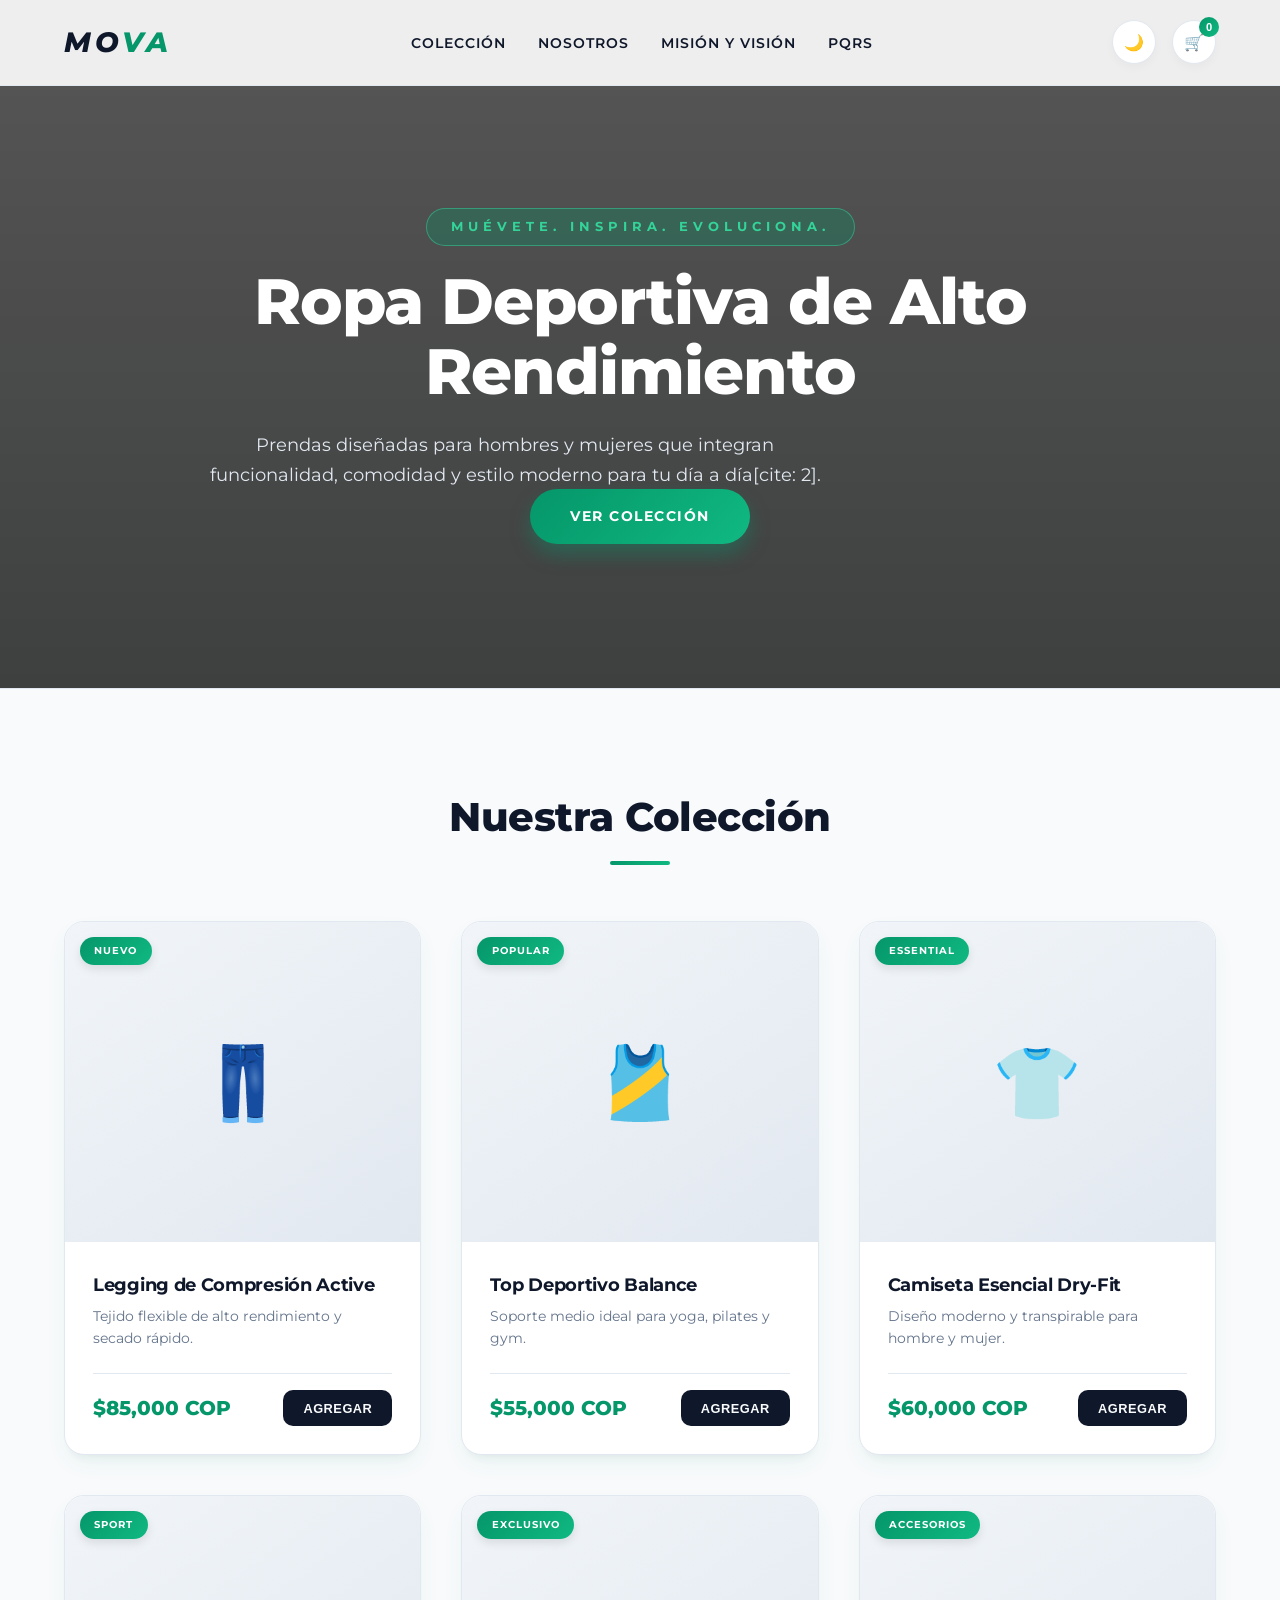
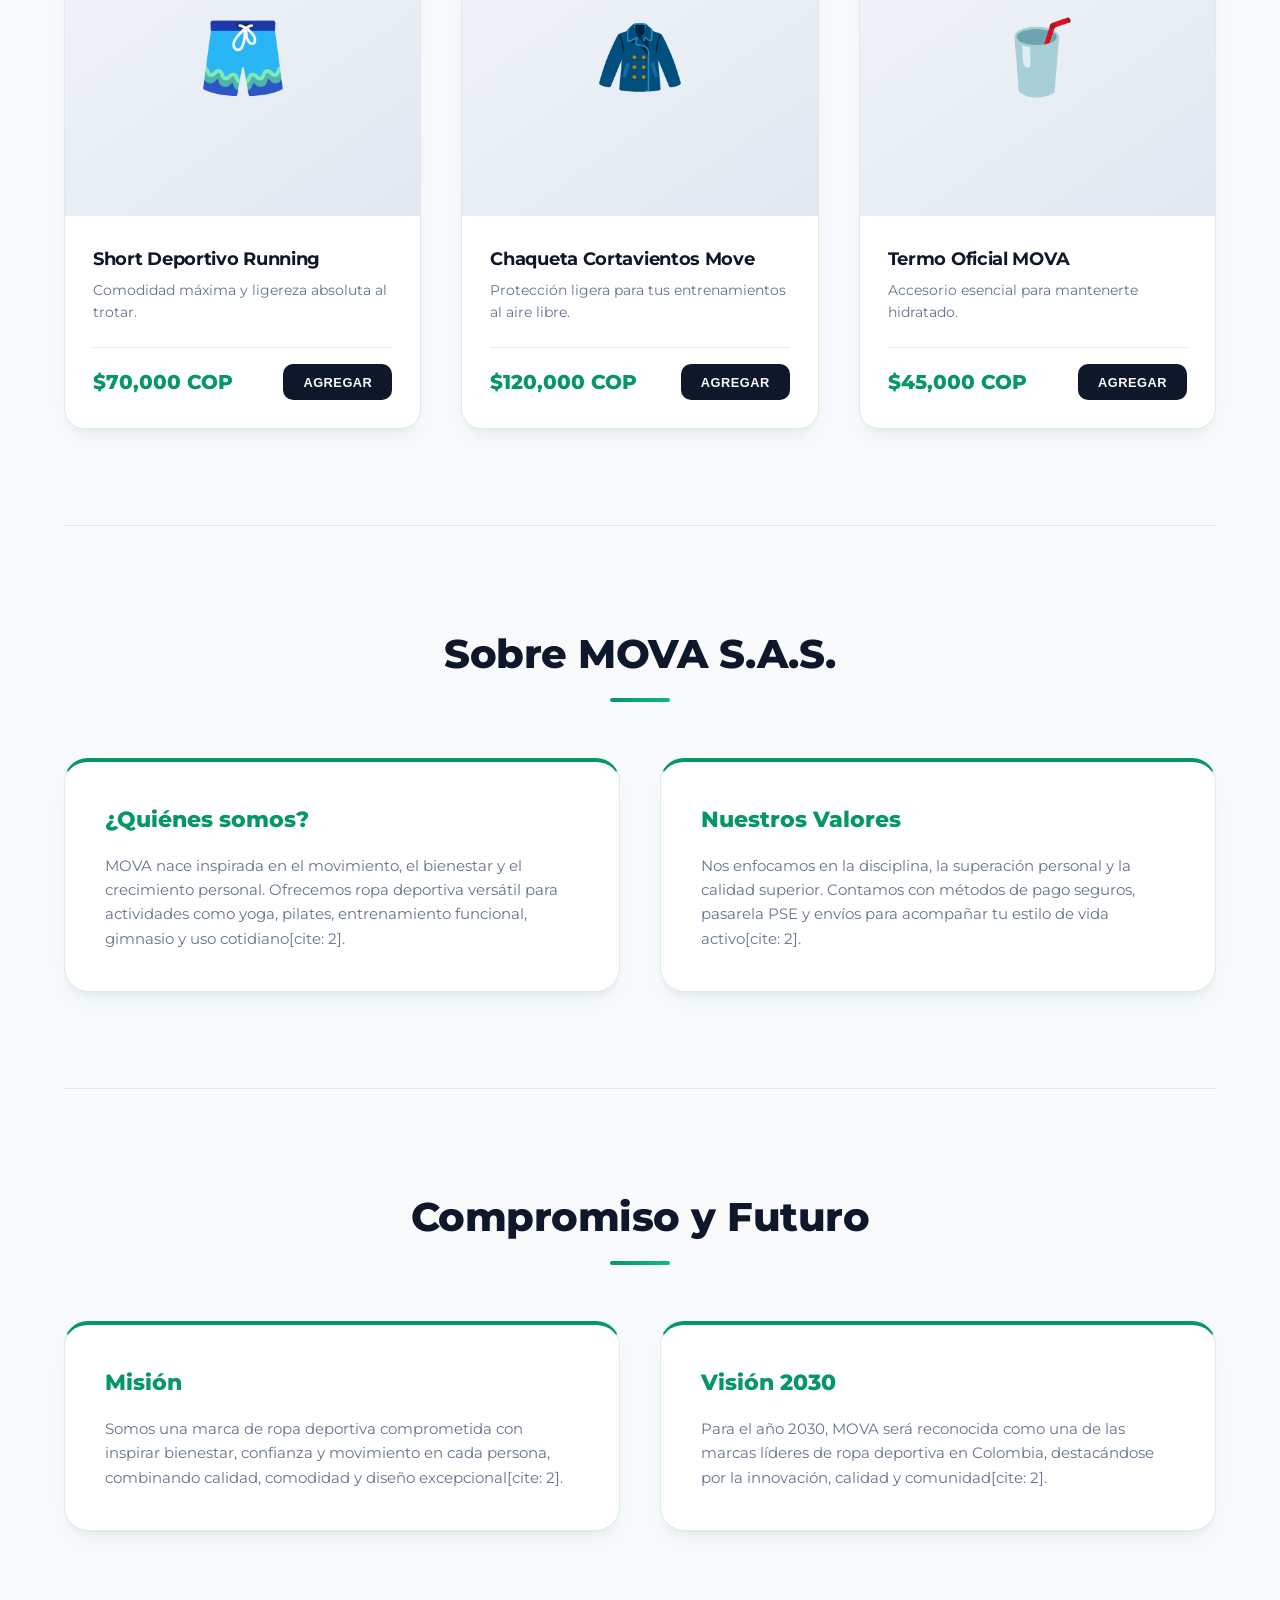
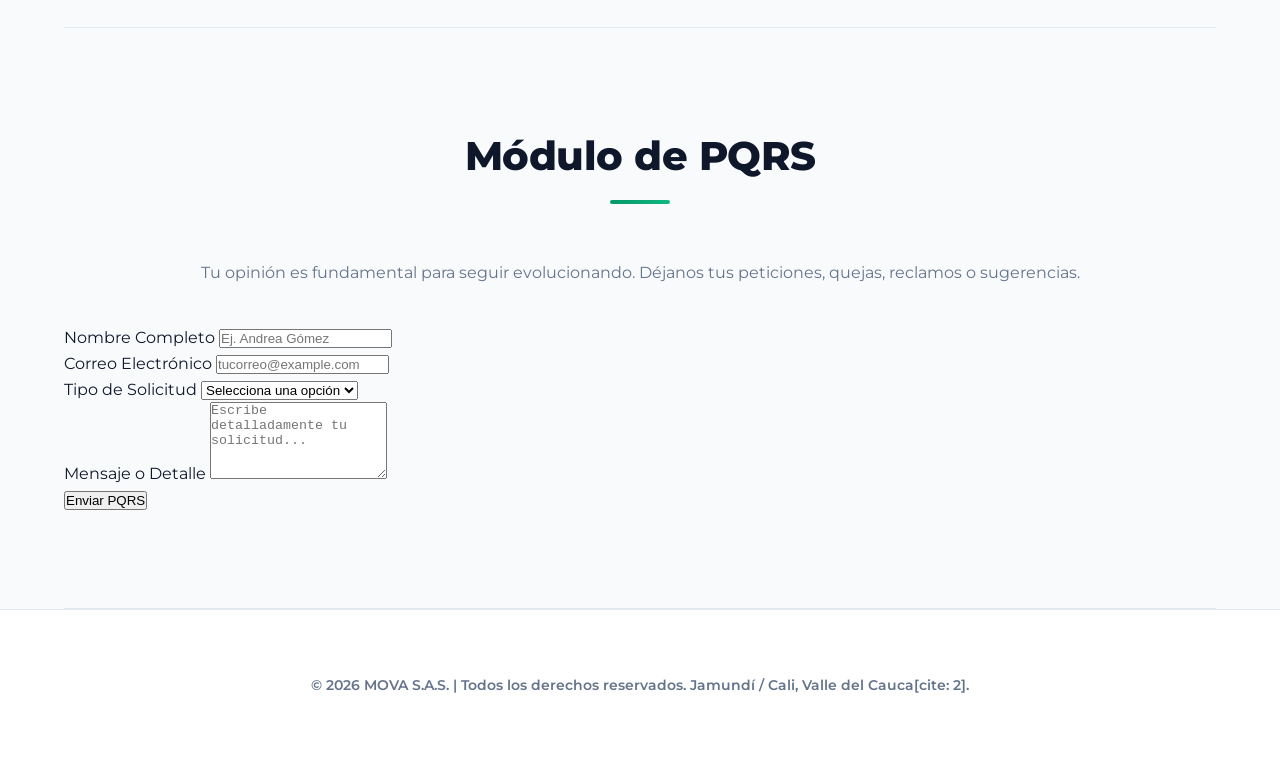
<file: index.html>
<!DOCTYPE html>
<html lang="es">
<head>
    <meta charset="UTF-8">
    <meta name="viewport" content="width=device-width, initial-scale=1.0">
    <title>MOVA | Ropa Deportiva - Muévete. Inspira. Evoluciona.</title>
    <meta name="description" content="Marca de ropa deportiva inspirada en el movimiento, la confianza y el bienestar. Prendas para hombres y mujeres.">
    <link href="https://fonts.googleapis.com/css2?family=Montserrat:wght@300;400;500;600;700;800&display=swap" rel="stylesheet">
    <link rel="stylesheet" href="style.css">
</head>
<body>

    <header>
        <a href="#" class="logo">MO<span>VA</span></a>
        <button class="menu-btn" id="menuBtn" aria-label="Menú">☰</button>
        <nav>
            <ul id="navMenu">
                <li><a href="#catalogo">Colección</a></li>
                <li><a href="#nosotros">Nosotros</a></li>
                <li><a href="#mision-vision">Misión y Visión</a></li>
                <li><a href="#pqrs">PQRS</a></li>
            </ul>
        </nav>
        <div class="nav-icons">
            <button class="icon-btn" id="themeToggle" aria-label="Cambiar tema">🌙</button>
            <button class="icon-btn" id="cartBtn" aria-label="Abrir carrito">
                🛒
                <span class="cart-count" id="cartCount">0</span>
            </button>
        </div>
    </header>

    <section class="hero">
        <div class="hero-content">
            <span class="slogan-tag">Muévete. Inspira. Evoluciona.</span>
            <h1>Ropa Deportiva de Alto Rendimiento</h1>
            <p>Prendas diseñadas para hombres y mujeres que integran funcionalidad, comodidad y estilo moderno para tu día a día[cite: 2].</p>
            <a href="#catalogo" class="btn-primary">Ver Colección</a>
        </div>
    </section>

    <main>
        <section id="catalogo">
            <h2>Nuestra Colección</h2>
            <div class="product-grid" id="productGrid"></div>
        </section>

        <section id="nosotros">
            <h2>Sobre MOVA S.A.S.</h2>
            <div class="about-grid">
                <div class="about-card">
                    <h3>¿Quiénes somos?</h3>
                    <p>MOVA nace inspirada en el movimiento, el bienestar y el crecimiento personal. Ofrecemos ropa deportiva versátil para actividades como yoga, pilates, entrenamiento funcional, gimnasio y uso cotidiano[cite: 2].</p>
                </div>
                <div class="about-card">
                    <h3>Nuestros Valores</h3>
                    <p>Nos enfocamos en la disciplina, la superación personal y la calidad superior. Contamos con métodos de pago seguros, pasarela PSE y envíos para acompañar tu estilo de vida activo[cite: 2].</p>
                </div>
            </div>
        </section>

        <section id="mision-vision">
            <h2>Compromiso y Futuro</h2>
            <div class="about-grid">
                <div class="about-card">
                    <h3>Misión</h3>
                    <p>Somos una marca de ropa deportiva comprometida con inspirar bienestar, confianza y movimiento en cada persona, combinando calidad, comodidad y diseño excepcional[cite: 2].</p>
                </div>
                <div class="about-card">
                    <h3>Visión 2030</h3>
                    <p>Para el año 2030, MOVA será reconocida como una de las marcas líderes de ropa deportiva en Colombia, destacándose por la innovación, calidad y comunidad[cite: 2].</p>
                </div>
            </div>
        </section>

        <!-- SECCIÓN PQRS -->
        <section id="pqrs">
            <h2>Módulo de PQRS</h2>
            <p style="text-align: center; color: var(--gray-medium); margin-bottom: 2.5rem;">Tu opinión es fundamental para seguir evolucionando. Déjanos tus peticiones, quejas, reclamos o sugerencias.</p>
            
            <div class="pqrs-container">
                <form id="pqrsForm" class="pqrs-form">
                    <div class="form-group">
                        <label for="pqrsName">Nombre Completo</label>
                        <input type="text" id="pqrsName" required placeholder="Ej. Andrea Gómez">
                    </div>

                    <div class="form-group">
                        <label for="pqrsEmail">Correo Electrónico</label>
                        <input type="email" id="pqrsEmail" required placeholder="tucorreo@example.com">
                    </div>

                    <div class="form-group">
                        <label for="pqrsType">Tipo de Solicitud</label>
                        <select id="pqrsType" required>
                            <option value="" disabled selected>Selecciona una opción</option>
                            <option value="Peticion">Petición</option>
                            <option value="Queja">Queja</option>
                            <option value="Reclamo">Reclamo</option>
                            <option value="Sugerencia">Sugerencia</option>
                        </select>
                    </div>

                    <div class="form-group full-width">
                        <label for="pqrsMessage">Mensaje o Detalle</label>
                        <textarea id="pqrsMessage" rows="5" required placeholder="Escribe detalladamente tu solicitud..."></textarea>
                    </div>

                    <button type="submit" class="btn-submit-pqrs">Enviar PQRS</button>
                </form>
                <div id="pqrsSuccess" class="pqrs-success" style="display: none;">
                    <span>✅</span>
                    <h3>¡Solicitud Enviada con Éxito!</h3>
                    <p>Hemos recibido tu PQRS correctamente. Nos pondremos en contacto contigo a la mayor brevedad posible.</p>
                    <button type="button" id="newPqrsBtn" class="btn-primary" style="margin-top: 1.5rem; padding: 0.5rem 1.5rem; font-size: 0.8rem;">Enviar otra solicitud</button>
                </div>
            </div>
        </section>
    </main>

    <!-- CARRITO DE COMPRAS LATERAL -->
    <div class="cart-overlay" id="cartOverlay">
        <div class="cart-drawer">
            <div class="cart-header">
                <h3>Tu Carrito MOVA</h3>
                <button class="close-cart" id="closeCart">&times;</button>
            </div>
            <div class="cart-items" id="cartItems">
                <p style="text-align: center; color: var(--gray-medium); margin-top: 2rem;">Tu carrito está vacío</p>
            </div>
            <div class="cart-footer">
                <div class="cart-total">
                    <span>Total:</span>
                    <span id="cartTotal">$0 COP</span>
                </div>
                <button class="btn-whatsapp" id="checkoutWhatsapp">
                    💬 Finalizar compra por WhatsApp
                </button>
                <button class="btn-clear" id="clearCartBtn" style="display: none;">
                    🗑️ Vaciar Carrito
                </button>
            </div>
        </div>
    </div>

    <!-- NOTIFICACIÓN TOAST ANIMADA -->
    <div class="toast-notification" id="toastNotification">
        <span>✨</span>
        <span id="toastText">¡Producto añadido al carrito!</span>
    </div>

    <footer>
        <p>&copy; 2026 MOVA S.A.S. | Todos los derechos reservados. Jamundí / Cali, Valle del Cauca[cite: 2].</p>
    </footer>

    <script src="script.js"></script>
</body>
</html>
</file>
<file: style.css>
:root {
    --bg-color: #f8fafc;
    --text-color: #0f172a;
    --primary-color: #111827;
    --accent-color: #059669;
    --accent-gradient: linear-gradient(135deg, #059669 0%, #10b981 100%);
    --card-bg: #ffffff;
    --border-color: #e2e8f0;
    --gray-medium: #64748b;
    --shadow: 0 10px 25px -5px rgba(5, 150, 105, 0.08), 0 8px 10px -6px rgba(0, 0, 0, 0.05);
    --transition: all 0.3s cubic-bezier(0.4, 0, 0.2, 1);
}

[data-theme="dark"] {
    --bg-color: #090d16;
    --text-color: #f8fafc;
    --primary-color: #f8fafc;
    --accent-color: #10b981;
    --accent-gradient: linear-gradient(135deg, #10b981 0%, #34d399 100%);
    --card-bg: #111827;
    --border-color: #1f2937;
    --gray-medium: #94a3b8;
    --shadow: 0 10px 25px -5px rgba(0, 0, 0, 0.4);
}

* {
    margin: 0;
    padding: 0;
    box-sizing: border-box;
}

body {
    font-family: 'Montserrat', sans-serif;
    background-color: var(--bg-color);
    color: var(--text-color);
    line-height: 1.6;
    transition: background-color 0.4s ease, color 0.4s ease;
    overflow-x: hidden;
}

header {
    position: fixed;
    top: 0;
    left: 0;
    width: 100%;
    background: var(--card-bg);
    border-bottom: 1px solid var(--border-color);
    z-index: 1000;
    display: flex;
    justify-content: space-between;
    align-items: center;
    padding: 1.25rem 5%;
    backdrop-filter: blur(12px);
    background-color: rgba(255, 255, 255, 0.9);
}

[data-theme="dark"] header {
    background-color: rgba(17, 24, 39, 0.9);
}

.logo {
    font-weight: 800;
    font-size: 1.75rem;
    color: var(--text-color);
    text-decoration: none;
    letter-spacing: 4px;
    font-style: italic;
}

.logo span {
    color: var(--accent-color);
}

nav ul {
    display: flex;
    list-style: none;
    gap: 2rem;
    align-items: center;
}

nav a {
    text-decoration: none;
    color: var(--text-color);
    font-weight: 600;
    font-size: 0.85rem;
    text-transform: uppercase;
    letter-spacing: 1px;
    transition: var(--transition);
    position: relative;
}

nav a::after {
    content: '';
    position: absolute;
    bottom: -4px;
    left: 0;
    width: 0;
    height: 2px;
    background-color: var(--accent-color);
    transition: var(--transition);
}

nav a:hover::after {
    width: 100%;
}

nav a:hover {
    color: var(--accent-color);
}

.nav-icons {
    display: flex;
    gap: 1rem;
    align-items: center;
}

.icon-btn {
    background: var(--card-bg);
    border: 1px solid var(--border-color);
    border-radius: 50%;
    width: 44px;
    height: 44px;
    cursor: pointer;
    display: flex;
    align-items: center;
    justify-content: center;
    font-size: 1rem;
    color: var(--text-color);
    position: relative;
    transition: var(--transition);
    box-shadow: 0 4px 10px rgba(0,0,0,0.03);
}

.icon-btn:hover {
    background: var(--accent-gradient);
    color: white;
    border-color: transparent;
    transform: scale(1.08);
}

.cart-count {
    position: absolute;
    top: -4px;
    right: -4px;
    background: var(--accent-gradient);
    color: white;
    font-size: 0.7rem;
    width: 20px;
    height: 20px;
    border-radius: 50%;
    display: flex;
    align-items: center;
    justify-content: center;
    font-weight: 700;
    transition: transform 0.3s cubic-bezier(0.175, 0.885, 0.32, 1.275);
}

.cart-count.pulse {
    transform: scale(1.4);
}

.menu-btn {
    display: none;
    background: none;
    border: none;
    font-size: 1.5rem;
    cursor: pointer;
    color: var(--text-color);
}

/* HERO CON FOTO DE FONDO PROFESIONAL Y CAPA OSCURA */
.hero {
    padding: 13rem 5% 9rem 5%;
    display: flex;
    flex-direction: column;
    align-items: center;
    text-align: center;
    background: linear-gradient(rgba(0, 0, 0, 0.65), rgba(0, 0, 0, 0.75)), url('https://images.unsplash.com/photo-1517838277536-f5f99be501cd?q=80&w=1600&auto=format&fit=crop') no-repeat center center/cover;
    color: #ffffff;
    position: relative;
}

.hero-content {
    max-width: 900px;
    z-index: 2;
}

.slogan-tag {
    font-weight: 700;
    color: #34d399;
    text-transform: uppercase;
    letter-spacing: 5px;
    font-size: 0.8rem;
    margin-bottom: 1.2rem;
    background: rgba(5, 150, 105, 0.3);
    border: 1px solid rgba(52, 211, 153, 0.5);
    padding: 0.5rem 1.5rem;
    border-radius: 50px;
    display: inline-block;
}

.hero h1 {
    font-size: 4rem;
    font-weight: 800;
    margin-bottom: 1.5rem;
    letter-spacing: -1px;
    line-height: 1.1;
}

.hero p {
    font-size: 1.15rem;
    color: #e2e8f0;
    max-width: 650px;
    margin: 0 auto 2.5 auto;
    font-weight: 400;
}

.btn-primary {
    display: inline-block;
    background: var(--accent-gradient);
    color: white;
    padding: 1rem 2.5rem;
    border-radius: 50px;
    text-decoration: none;
    font-weight: 700;
    font-size: 0.9rem;
    text-transform: uppercase;
    letter-spacing: 1.5px;
    transition: var(--transition);
    border: none;
    cursor: pointer;
    box-shadow: 0 10px 20px rgba(5, 150, 105, 0.4);
}

.btn-primary:hover {
    transform: translateY(-3px);
    box-shadow: 0 15px 25px rgba(5, 150, 105, 0.6);
    filter: brightness(1.1);
}

main {
    max-width: 1280px;
    margin: 0 auto;
    padding: 0 5%;
}

section {
    padding: 6rem 0;
    border-bottom: 1px solid var(--border-color);
}

h2 {
    font-size: 2.5rem;
    text-align: center;
    margin-bottom: 3.5rem;
    font-weight: 800;
    letter-spacing: -0.5px;
    position: relative;
}

h2::after {
    content: '';
    display: block;
    width: 60px;
    height: 4px;
    background: var(--accent-gradient);
    margin: 0.75rem auto 0 auto;
    border-radius: 2px;
}

.product-grid {
    display: grid;
    grid-template-columns: repeat(auto-fit, minmax(280px, 1fr));
    gap: 2.5rem;
}

.product-card {
    background: var(--card-bg);
    border: 1px solid var(--border-color);
    border-radius: 20px;
    overflow: hidden;
    box-shadow: var(--shadow);
    display: flex;
    flex-direction: column;
    transition: var(--transition);
    position: relative;
}

.product-card:hover {
    transform: translateY(-8px);
    border-color: var(--accent-color);
    box-shadow: 0 20px 35px -10px rgba(5, 150, 105, 0.2);
}

.product-badge {
    position: absolute;
    top: 15px;
    left: 15px;
    background: var(--accent-gradient);
    color: white;
    font-size: 0.65rem;
    text-transform: uppercase;
    letter-spacing: 1px;
    font-weight: 700;
    padding: 0.35rem 0.9rem;
    border-radius: 30px;
    z-index: 2;
    box-shadow: 0 4px 10px rgba(0,0,0,0.1);
}

.product-image {
    height: 320px;
    background: linear-gradient(145deg, #f1f5f9 0%, #e2e8f0 100%);
    display: flex;
    align-items: center;
    justify-content: center;
    font-size: 4.5rem;
    position: relative;
    overflow: hidden;
    transition: var(--transition);
}

[data-theme="dark"] .product-image {
    background: linear-gradient(145deg, #1e293b 0%, #0f172a 100%);
}

.product-card:hover .product-image {
    transform: scale(1.03);
}

.product-info {
    padding: 1.75rem;
    display: flex;
    flex-direction: column;
    flex-grow: 1;
    justify-content: space-between;
}

.product-title {
    font-size: 1.15rem;
    font-weight: 700;
    margin-bottom: 0.4rem;
    letter-spacing: -0.3px;
}

.product-desc {
    font-size: 0.9rem;
    color: var(--gray-medium);
    margin-bottom: 1.5rem;
    line-height: 1.5;
}

.product-footer {
    display: flex;
    justify-content: space-between;
    align-items: center;
    border-top: 1px solid var(--border-color);
    padding-top: 1rem;
}

.product-price {
    font-weight: 800;
    font-size: 1.25rem;
    color: var(--accent-color);
}

.btn-add {
    background: var(--text-color);
    color: var(--bg-color);
    border: none;
    padding: 0.65rem 1.25rem;
    border-radius: 10px;
    cursor: pointer;
    font-weight: 700;
    font-size: 0.8rem;
    text-transform: uppercase;
    letter-spacing: 0.5px;
    transition: var(--transition);
}

.btn-add:hover {
    background: var(--accent-gradient);
    color: white;
    transform: scale(1.05);
    box-shadow: 0 5px 15px rgba(5, 150, 105, 0.3);
}

.about-grid {
    display: grid;
    grid-template-columns: repeat(auto-fit, minmax(320px, 1fr));
    gap: 2.5rem;
}

.about-card {
    background: var(--card-bg);
    padding: 2.5rem;
    border-radius: 24px;
    border: 1px solid var(--border-color);
    box-shadow: var(--shadow);
    position: relative;
    overflow: hidden;
    transition: var(--transition);
    border-top: 4px solid var(--accent-color);
}

.about-card:hover {
    transform: translateY(-5px);
    box-shadow: 0 20px 30px rgba(0,0,0,0.1);
}

.about-card h3 {
    margin-bottom: 1rem;
    color: var(--accent-color);
    font-size: 1.4rem;
    font-weight: 800;
}

.about-card p {
    color: var(--gray-medium);
    font-size: 0.95rem;
}

.toast-notification {
    position: fixed;
    bottom: 30px;
    right: 30px;
    background: var(--card-bg);
    color: var(--text-color);
    padding: 1.1rem 1.75rem;
    border-radius: 16px;
    box-shadow: 0 15px 30px rgba(0,0,0,0.15);
    z-index: 3000;
    display: flex;
    align-items: center;
    gap: 0.85rem;
    font-weight: 700;
    font-size: 0.9rem;
    transform: translateY(120px);
    opacity: 0;
    transition: transform 0.4s cubic-bezier(0.175, 0.885, 0.32, 1.275), opacity 0.4s ease;
    border: 1px solid var(--border-color);
    border-left: 6px solid var(--accent-color);
}

.toast-notification.show {
    transform: translateY(0);
    opacity: 1;
}

.cart-overlay {
    position: fixed;
    top: 0;
    left: 0;
    width: 100%;
    height: 100%;
    background: rgba(0, 0, 0, 0.6);
    backdrop-filter: blur(8px);
    z-index: 2000;
    display: none;
    justify-content: flex-end;
    transition: var(--transition);
}

.cart-drawer {
    width: 100%;
    max-width: 440px;
    height: 100%;
    background: var(--card-bg);
    display: flex;
    flex-direction: column;
    padding: 2.5rem;
    box-shadow: -15px 0 40px rgba(0,0,0,0.25);
    transform: translateX(100%);
    transition: transform 0.4s cubic-bezier(0.16, 1, 0.3, 1);
}

.cart-overlay.open .cart-drawer {
    transform: translateX(0);
}

.cart-header {
    display: flex;
    justify-content: space-between;
    align-items: center;
    border-bottom: 1px solid var(--border-color);
    padding-bottom: 1.25rem;
    margin-bottom: 1.5rem;
}

.cart-header h3 {
    font-size: 1.4rem;
    font-weight: 800;
}

.close-cart {
    background: var(--bg-color);
    border: 1px solid var(--border-color);
    width: 38px;
    height: 38px;
    border-radius: 50%;
    font-size: 1.2rem;
    cursor: pointer;
    color: var(--text-color);
    display: flex;
    align-items: center;
    justify-content: center;
    transition: var(--transition);
}

.close-cart:hover {
    background-color: var(--accent-color);
    color: white;
    border-color: var(--accent-color);
}

.cart-items {
    flex-grow: 1;
    overflow-y: auto;
    display: flex;
    flex-direction: column;
    gap: 1rem;
    padding-right: 0.5rem;
}

.cart-item {
    display: flex;
    justify-content: space-between;
    align-items: center;
    background: var(--bg-color);
    padding: 1.1rem;
    border-radius: 14px;
    border: 1px solid var(--border-color);
    animation: fadeInItem 0.3s ease;
}

@keyframes fadeInItem {
    from { opacity: 0; transform: translateY(10px); }
    to { opacity: 1; transform: translateY(0); }
}

.cart-item-details h4 {
    font-size: 0.95rem;
    font-weight: 700;
    margin-bottom: 0.2rem;
}

.cart-item-details p {
    font-size: 0.85rem;
    color: var(--accent-color);
    font-weight: 700;
}

.cart-item-actions {
    display: flex;
    align-items: center;
    gap: 0.75rem;
}

.cart-item-actions button {
    background: var(--card-bg);
    border: 1px solid var(--border-color);
    width: 30px;
    height: 30px;
    border-radius: 8px;
    cursor: pointer;
    color: var(--text-color);
    font-weight: 700;
    transition: var(--transition);
}

.cart-item-actions button:hover {
    background: var(--accent-color);
    color: white;
    border-color: var(--accent-color);
}

.cart-footer {
    border-top: 1px solid var(--border-color);
    padding-top: 1.5rem;
    margin-top: 1.5rem;
    display: flex;
    flex-direction: column;
    gap: 0.75rem;
}

.cart-total {
    display: flex;
    justify-content: space-between;
    font-size: 1.25rem;
    font-weight: 800;
    margin-bottom: 0.5rem;
}

.cart-total span:last-child {
    color: var(--accent-color);
}

.btn-whatsapp {
    background-color: #25d366;
    color: white;
    width: 100%;
    padding: 1.1rem;
    border: none;
    border-radius: 14px;
    font-weight: 800;
    cursor: pointer;
    display: flex;
    align-items: center;
    justify-content: center;
    gap: 0.75rem;
    font-size: 1.05rem;
    transition: var(--transition);
    text-decoration: none;
    box-shadow: 0 6px 20px rgba(37, 211, 102, 0.4);
}

.btn-whatsapp:hover {
    background-color: #20ba5a;
    transform: translateY(-2px);
    box-shadow: 0 10px 25px rgba(37, 211, 102, 0.6);
}

.btn-clear {
    background: transparent;
    color: #ef4444;
    border: 1px solid #ef4444;
    width: 100%;
    padding: 0.75rem;
    border-radius: 12px;
    font-weight: 700;
    cursor: pointer;
    font-size: 0.9rem;
    transition: var(--transition);
}

.btn-clear:hover {
    background: #ef4444;
    color: white;
}

footer {
    text-align: center;
    padding: 4rem 0;
    font-size: 0.9rem;
    color: var(--gray-medium);
    background-color: var(--card-bg);
    border-top: 1px solid var(--border-color);
    font-weight: 600;
}

@media (max-width: 768px) {
    nav ul {
        display: none;
        flex-direction: column;
        position: absolute;
        top: 100%;
        left: 0;
        width: 100%;
        background: var(--card-bg);
        border-bottom: 1px solid var(--border-color);
        padding: 2rem;
        text-align: center;
        box-shadow: 0 15px 30px rgba(0,0,0,0.1);
    }
    nav ul.active {
        display: flex;
    }
    .menu-btn {
        display: block;
    }
    .hero h1 {
        font-size: 2.6rem;
    }
}
</file>
